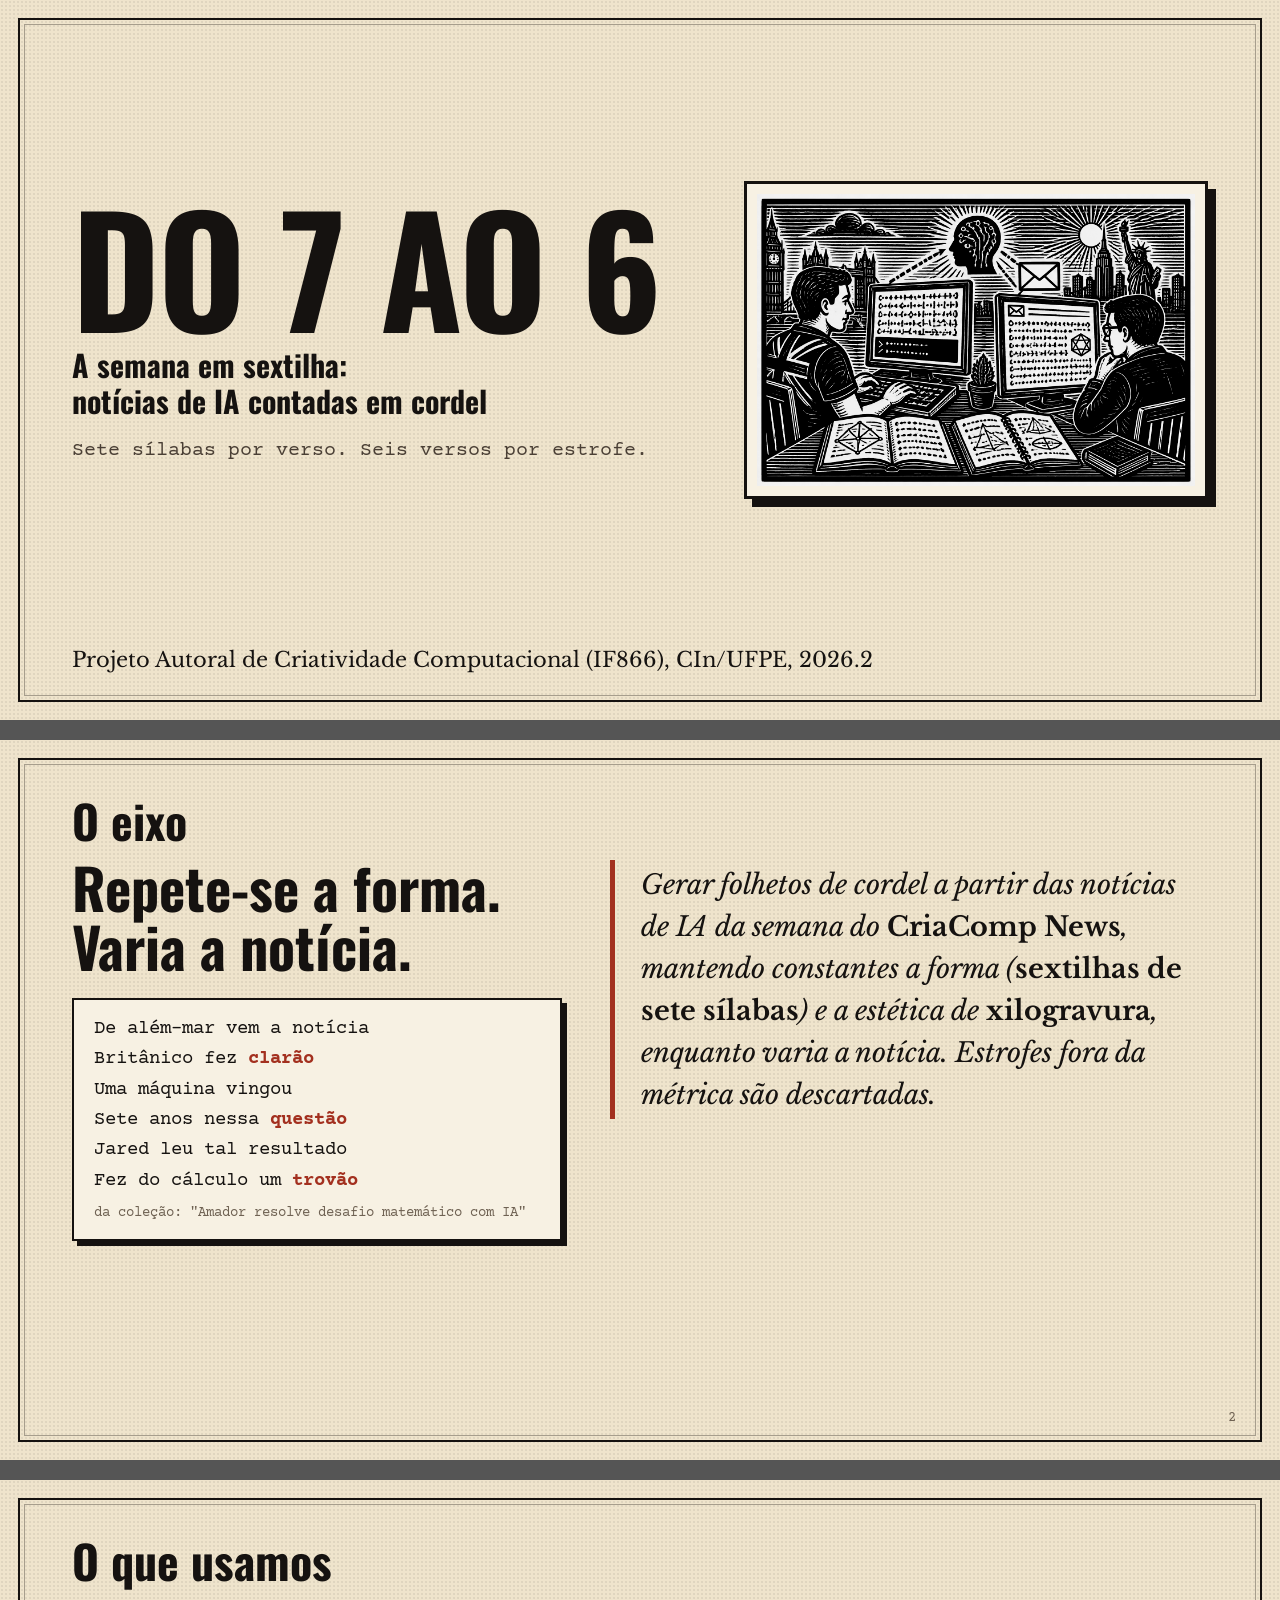
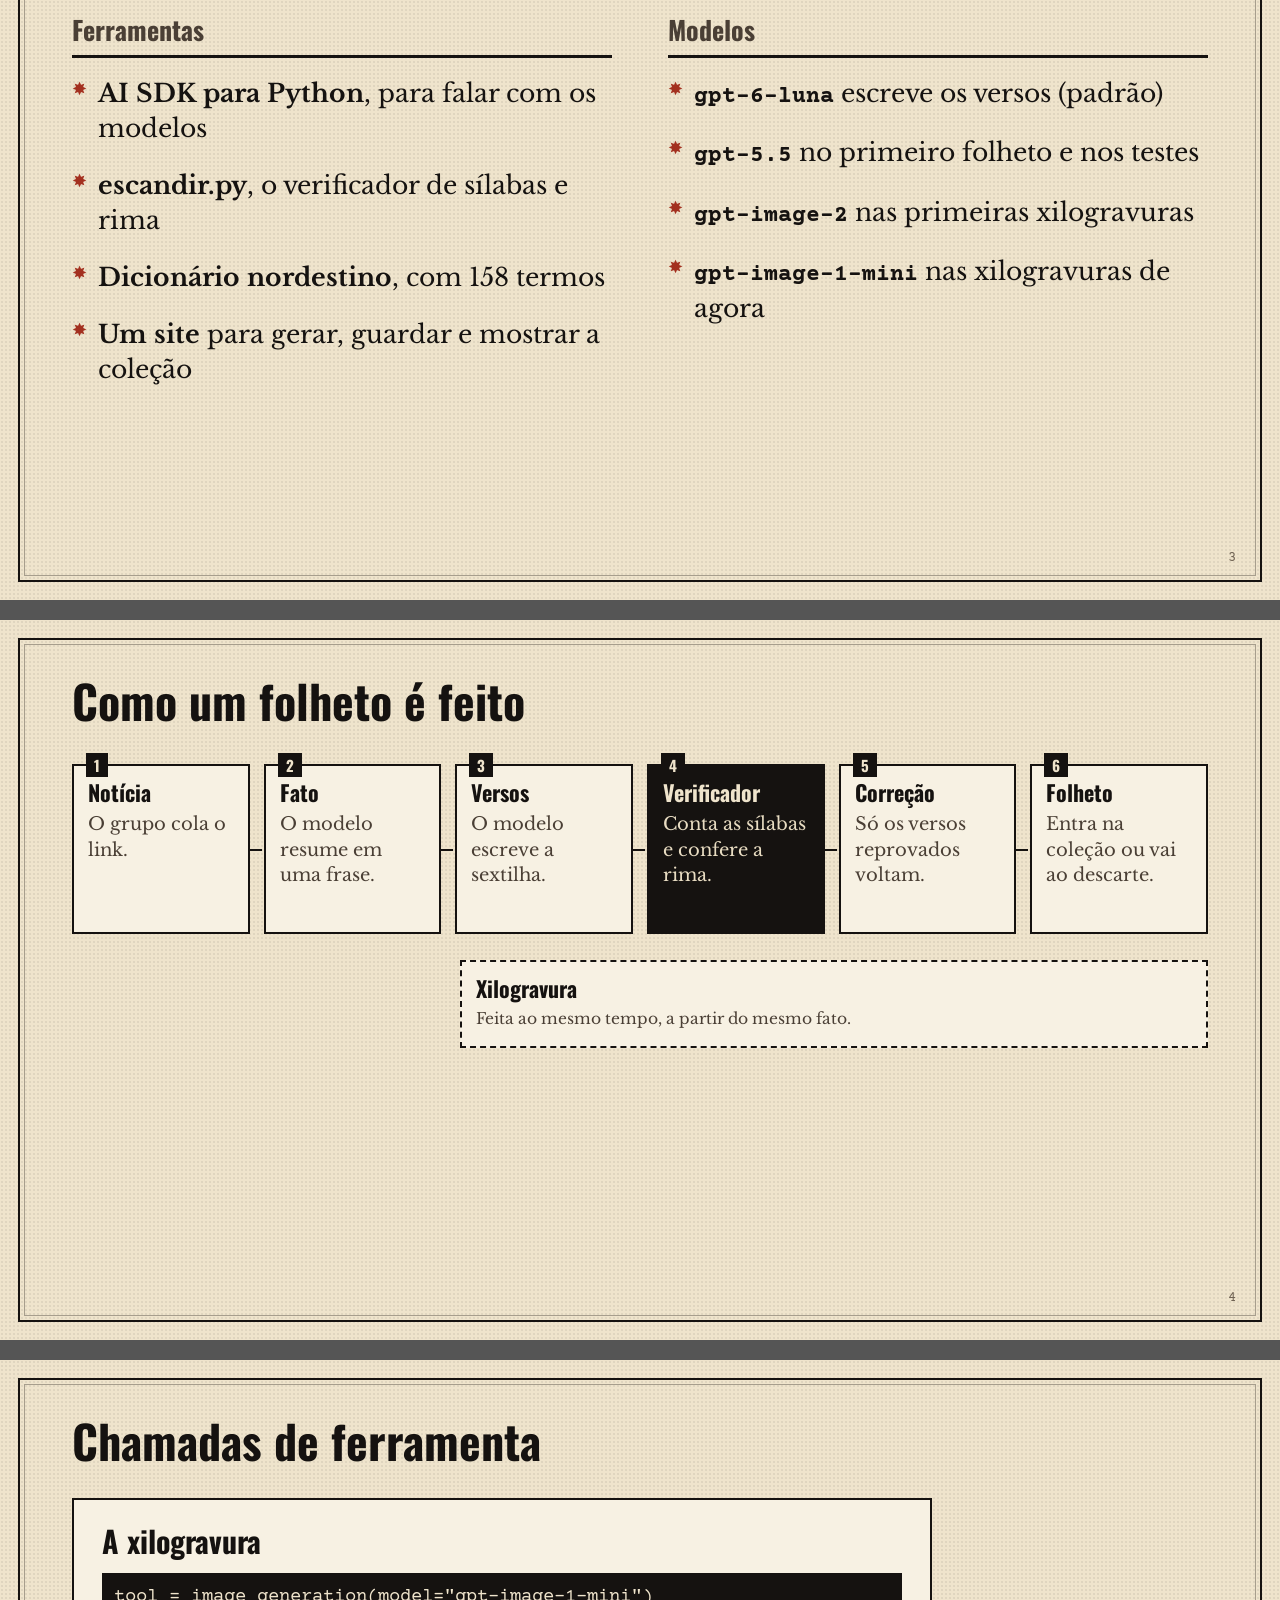
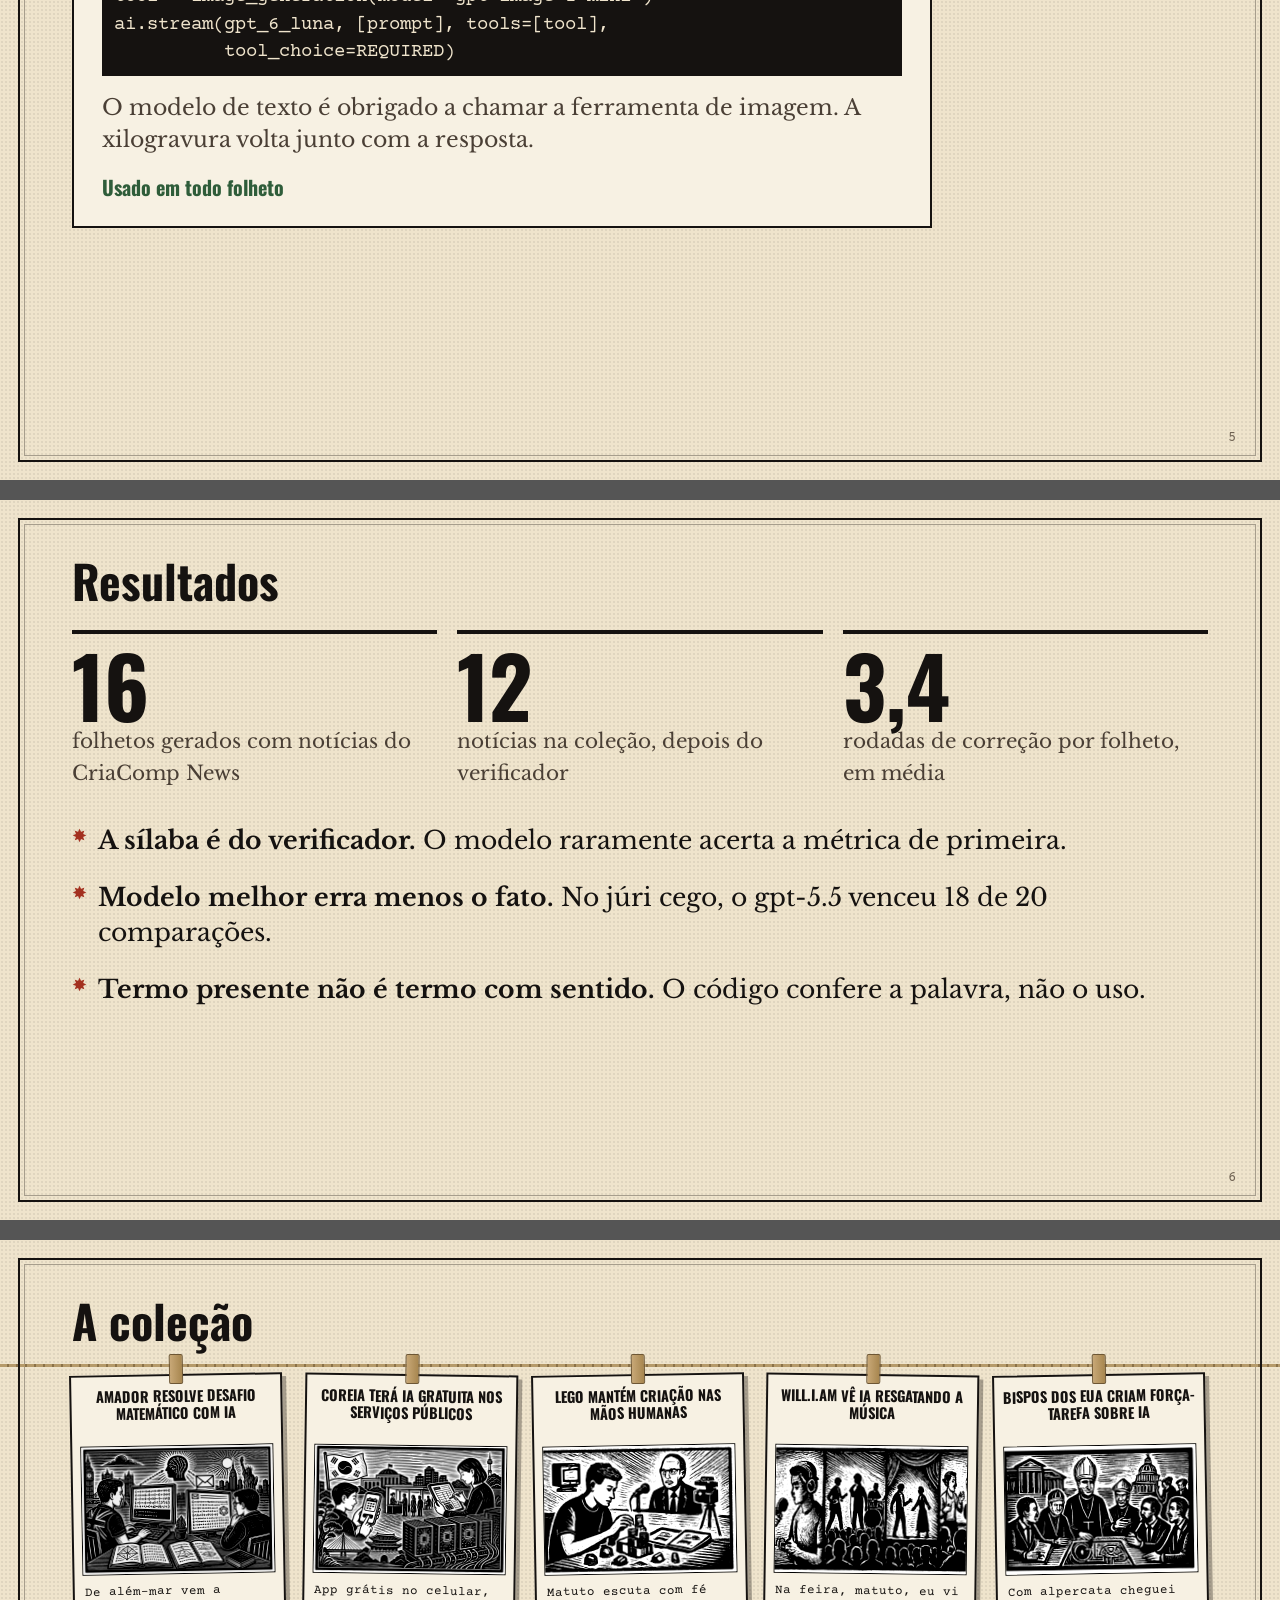
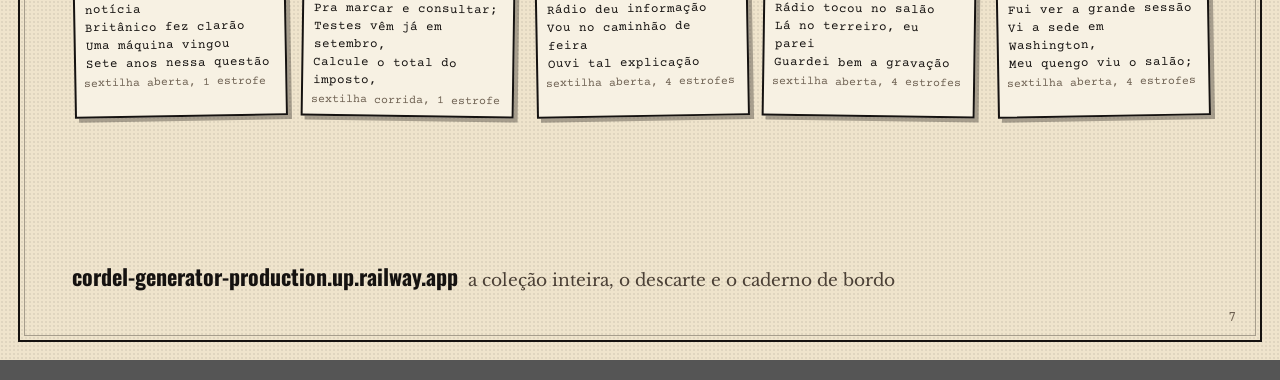
<file: apresentacao/slides.html>
<!doctype html>
<html lang="pt-BR">
<head>
<meta charset="utf-8">
<title>Do 7 ao 6: a semana em sextilha</title>
<!-- Fonte dos slides (Do7ao6.pdf). Gerar o PDF: uv run --no-project --with playwright python apresentacao/gerar_pdf.py -->
<link href="https://fonts.googleapis.com/css2?family=Oswald:wght@500;700&family=Courier+Prime:wght@400;700&family=Libre+Baskerville:ital@0;1&display=swap" rel="stylesheet">
<style>
  @page { size: 1280px 720px; margin: 0; }
  :root { --papel: #efe4cc; --folha: #f7f1e3; --tinta: #151210; --tinta-2: #4a3f35; --tinta-3: #6f6253;
          --vermelho: #a3301f; --verde: #2f5d3a; --cordao: #b59a6a; }
  * { box-sizing: border-box; }
  body { margin: 0; background: #555; }
  .slide { width: 1280px; height: 720px; position: relative; overflow: hidden; page-break-after: always;
           background: var(--papel); color: var(--tinta); padding: 56px 72px;
           background-image: radial-gradient(#1b161212 1px, transparent 1px); background-size: 4px 4px;
           font: 21px/1.5 "Libre Baskerville", Georgia, serif; margin: 0 auto 20px; }
  .slide::after { content: ""; position: absolute; inset: 18px; border: 2px solid var(--tinta); pointer-events: none; }
  .slide::before { content: ""; position: absolute; inset: 24px; border: 1px solid #15121055; pointer-events: none; }
  h1, h2 { font-family: "Oswald", sans-serif; font-weight: 700; margin: 0; }
  h2 { font-size: 46px; line-height: 1.05; margin-bottom: 8px; }
  .lide { color: var(--tinta-2); margin: 0 0 26px; font-size: 20px; }
  .num { position: absolute; right: 44px; bottom: 34px; font: 14px "Courier Prime", monospace; color: var(--tinta-3); }
  code, .mono { font-family: "Courier Prime", monospace; }
  ul { margin: 0; padding-left: 1.1em; } li { margin: 0 0 12px; }
  li::marker { color: var(--vermelho); }

  /* capa */
  .capa { display: grid; grid-template-columns: 1.15fr .85fr; gap: 44px; align-items: center; height: calc(100% - 40px); }
  .capa h1 { font-size: 150px; line-height: .88; text-transform: uppercase; letter-spacing: -2px; }
  .capa .sub { font: 700 30px/1.2 "Oswald", sans-serif; margin: 16px 0 18px; }
  .capa .medida { font: 20px "Courier Prime", monospace; color: var(--tinta-2); }
  .capa .rodape { position: absolute; left: 72px; bottom: 44px; font-size: 16px; color: var(--tinta-2); }
  .gravura { border: 3px solid var(--tinta); box-shadow: 8px 8px 0 var(--tinta); background: var(--folha); padding: 10px; }
  .gravura img { width: 100%; display: block; filter: grayscale(1) contrast(1.15); }

  /* eixo */
  .eixo { display: grid; grid-template-columns: .9fr 1.1fr; gap: 48px; align-items: start; }
  .grande { font: 700 56px/1.05 "Oswald", sans-serif; margin: 6px 0 22px; }
  .sextilha { font: 19px/1.6 "Courier Prime", monospace; background: var(--folha); border: 2px solid var(--tinta);
              padding: 14px 20px; box-shadow: 5px 5px 0 var(--tinta); }
  .sextilha b { color: var(--vermelho); font-weight: 700; }
  .sextilha small { display: block; font-size: 14px; color: var(--tinta-3); margin-top: 6px; }

  /* grades */
  .grade3 { display: grid; grid-template-columns: repeat(3, 1fr); gap: 22px 26px; }
  .peca { border-top: 3px solid var(--tinta); padding-top: 12px; }
  .peca h3 { font: 700 24px/1.15 "Oswald", sans-serif; margin: 0 0 6px; }
  .peca p { margin: 0; font-size: 17.5px; line-height: 1.45; color: var(--tinta-2); }

  /* modelos */
  .modelos { display: grid; grid-template-columns: 1.15fr .85fr; gap: 40px; }
  .modelos h3 { font: 700 22px "Oswald", sans-serif; margin: 0 0 10px; color: var(--tinta-2); }
  table { border-collapse: collapse; width: 100%; font-size: 17px; }
  td { padding: 10px 10px 10px 0; border-top: 1.5px solid #15121033; vertical-align: top; }
  td.m { font: 700 19px "Courier Prime", monospace; white-space: nowrap; }
  td.p { font: 16px "Courier Prime", monospace; white-space: nowrap; color: var(--tinta-2); }
  .tag { display: inline-block; font: 700 13px "Oswald", sans-serif; padding: 0 7px; border: 2px solid currentColor; margin-bottom: 3px; }
  .tag.usado { color: var(--verde); } .tag.teste { color: var(--vermelho); }
  .pe { position: absolute; left: 72px; right: 72px; bottom: 44px; font-size: 15px; color: var(--tinta-2); }

  /* fluxo */
  .fluxo { display: grid; grid-template-columns: repeat(6, 1fr); gap: 14px; margin-top: 18px; }
  .passo { background: var(--folha); border: 2px solid var(--tinta); padding: 14px 14px 16px; position: relative; min-height: 210px; }
  .passo:not(:last-child)::after { content: ""; position: absolute; right: -14px; top: 50%; width: 14px; height: 2px; background: var(--tinta); }
  .passo b { display: block; font: 700 22px/1.1 "Oswald", sans-serif; margin-bottom: 8px; }
  .passo span { font-size: 15.5px; line-height: 1.4; color: var(--tinta-2); display: block; }
  .passo i { position: absolute; top: -13px; left: 12px; background: var(--tinta); color: var(--papel); font: 700 15px "Oswald", sans-serif;
             font-style: normal; padding: 1px 8px; }
  .passo.chave { background: var(--tinta); color: var(--papel); } .passo.chave span { color: #e8dcc2; }
  .ramal { margin-top: 26px; display: grid; grid-template-columns: 2fr 4fr; gap: 14px; }
  .ramal .passo { min-height: 0; border-style: dashed; }

  /* tool calling */
  .tools { display: grid; grid-template-columns: repeat(3, 1fr); gap: 22px; }
  .tool { border: 2px solid var(--tinta); background: var(--folha); padding: 16px 18px; display: flex; flex-direction: column; gap: 10px; }
  .tool h3 { font: 700 23px/1.1 "Oswald", sans-serif; margin: 0; }
  .tool pre { margin: 0; font: 13.5px/1.45 "Courier Prime", monospace; background: var(--tinta); color: #efe4cc; padding: 10px 12px; white-space: pre-wrap; }
  .tool p { margin: 0; font-size: 15.5px; line-height: 1.45; color: var(--tinta-2); }
  .tool .veredito { font: 700 16px "Oswald", sans-serif; color: var(--verde); }
  .tool.fora .veredito { color: var(--vermelho); }

  /* resultados */
  .numeros { display: grid; grid-template-columns: repeat(4, 1fr); gap: 20px; margin-bottom: 28px; }
  .numeros div { border-top: 4px solid var(--tinta); padding-top: 8px; }
  .numeros b { display: block; font: 700 60px/1 "Oswald", sans-serif; }
  .numeros span { font-size: 16px; color: var(--tinta-2); }
  .achados { display: grid; grid-template-columns: 1fr 1fr; gap: 14px 36px; font-size: 17.5px; line-height: 1.45; }
  .achados p { margin: 0; } .achados b { font-family: "Oswald", sans-serif; font-size: 20px; }

  .eixo-texto { margin: 8px 0 0; font: italic 27px/1.55 "Libre Baskerville", serif; border-left: 5px solid var(--vermelho);
                padding: 4px 0 4px 26px; }
  .eixo-texto b { font-style: normal; }
  .tools.um { grid-template-columns: 1fr; max-width: 860px; margin-top: 34px; }
  .tools.um .tool { padding: 24px 28px; gap: 16px; }
  .tools.um .tool h3 { font-size: 30px; } .tools.um pre { font-size: 19px; } .tools.um .tool p { font-size: 22px; }
  .tools.um .veredito { font-size: 20px; }
  /* versão simples */
  ul.simples { list-style: none; padding: 0; }
  ul.simples li { font-size: 25px; line-height: 1.4; margin: 0 0 22px; padding-left: 26px; position: relative; }
  ul.simples li::before { content: "✸"; position: absolute; left: 0; top: 1px; color: var(--vermelho); font-size: 18px; }
  .usamos { display: grid; grid-template-columns: 1fr 1fr; gap: 56px; margin-top: 26px; }
  .usamos h3 { font: 700 26px "Oswald", sans-serif; margin: 0 0 18px; color: var(--tinta-2); border-bottom: 3px solid var(--tinta); padding-bottom: 6px; }
  .modelos-lista code { font-weight: 700; font-size: 23px; }
  .fluxo { margin-top: 40px; }
  .fluxo .passo { min-height: 170px; } .fluxo .passo span { font-size: 18px; }
  .tools.dois { grid-template-columns: 1fr 1fr; gap: 32px; margin-top: 30px; }
  .tools.dois .tool p { font-size: 19px; } .tools.dois pre { font-size: 15.5px; }
  .numeros.tres { grid-template-columns: repeat(3, 1fr); margin: 26px 0 34px; }
  .numeros.tres b { font-size: 84px; } .numeros.tres span { font-size: 20px; }
  .achados-lista li { font-size: 22px; margin-bottom: 16px; }
  /* coleção */
  .corda { position: relative; display: grid; grid-template-columns: repeat(5, 1fr); gap: 18px; margin-top: 30px; }
  .corda::before { content: ""; position: absolute; left: -72px; right: -72px; top: -10px; height: 3px;
                   background: repeating-linear-gradient(90deg, var(--cordao) 0 7px, #8a7148 7px 9px); }
  .cartaz { background: var(--folha); border: 2.5px solid var(--tinta); padding: 8px; box-shadow: 4px 4px 0 #15121055; position: relative; }
  .cartaz:nth-child(odd) { transform: rotate(-1deg); } .cartaz:nth-child(even) { transform: rotate(.8deg); }
  .cartaz::before { content: ""; position: absolute; top: -22px; left: 50%; margin-left: -6px; width: 12px; height: 28px;
                    background: linear-gradient(90deg, #c8a877, #a7864f); border: 1.5px solid #6d5634; border-radius: 2px; }
  .cartaz h4 { font: 700 14.5px/1.15 "Oswald", sans-serif; text-transform: uppercase; text-align: center; margin: 4px 0 7px; min-height: 50px; }
  .cartaz img { width: 100%; aspect-ratio: 3/2; object-fit: cover; display: block; border: 1.5px solid var(--tinta); filter: grayscale(1) contrast(1.15); }
  .cartaz p { font: 12.5px/1.45 "Courier Prime", monospace; margin: 8px 2px 2px; }
  .cartaz small { display: block; font: 11.5px "Courier Prime", monospace; color: var(--tinta-3); margin-top: 4px; }
  .link { position: absolute; left: 72px; bottom: 46px; font: 700 22px "Oswald", sans-serif; }
  .link span { font: 17px "Libre Baskerville", serif; color: var(--tinta-2); margin-left: 10px; }
</style>
</head>
<body>

<!-- 1. capa -->
<section class="slide">
  <div class="capa">
    <div>
      <h1>Do 7 ao 6</h1>
      <p class="sub">A semana em sextilha:<br>notícias de IA contadas em cordel</p>
      <p class="medida">Sete sílabas por verso. Seis versos por estrofe.</p>
    </div>
    <div class="gravura"><img src="imagens/20260928-154345-amador-resolve-desafio-matematico-com-ia.png" alt=""></div>
  </div>
  <p class="rodape">Projeto Autoral de Criatividade Computacional (IF866), CIn/UFPE, 2026.2</p>
</section>

<!-- 2. eixo -->
<section class="slide">
  <h2>O eixo</h2>
  <div class="eixo">
    <div>
      <p class="grande">Repete-se a forma.<br>Varia a notícia.</p>
      <div class="sextilha">
        De além-mar vem a notícia<br>Britânico fez <b>clarão</b><br>Uma máquina vingou<br>Sete anos nessa <b>questão</b><br>Jared leu tal resultado<br>Fez do cálculo um <b>trovão</b>
        <small>da coleção: "Amador resolve desafio matemático com IA"</small>
      </div>
    </div>
    <blockquote class="eixo-texto">Gerar folhetos de cordel a partir das notícias de IA da semana do
      <b>CriaComp News</b>, mantendo constantes a forma (<b>sextilhas de sete sílabas</b>) e a estética de
      <b>xilogravura</b>, enquanto varia a notícia. Estrofes fora da métrica são descartadas.</blockquote>
  </div>
  <span class="num">2</span>
</section>

<!-- 3. o que usamos -->
<section class="slide">
  <h2>O que usamos</h2>
  <div class="usamos">
    <div>
      <h3>Ferramentas</h3>
      <ul class="simples">
        <li><b>AI SDK para Python</b>, para falar com os modelos</li>
        <li><b>escandir.py</b>, o verificador de sílabas e rima</li>
        <li><b>Dicionário nordestino</b>, com 158 termos</li>
        <li><b>Um site</b> para gerar, guardar e mostrar a coleção</li>
      </ul>
    </div>
    <div>
      <h3>Modelos</h3>
      <ul class="simples modelos-lista">
        <li><code>gpt-6-luna</code> escreve os versos (padrão)</li>
        <li><code>gpt-5.5</code> no primeiro folheto e nos testes</li>
        <li><code>gpt-image-2</code> nas primeiras xilogravuras</li>
        <li><code>gpt-image-1-mini</code> nas xilogravuras de agora</li>
      </ul>
    </div>
  </div>
  <span class="num">3</span>
</section>

<!-- 4. como é feito -->
<section class="slide">
  <h2>Como um folheto é feito</h2>
  <div class="fluxo">
    <div class="passo"><i>1</i><b>Notícia</b><span>O grupo cola o link.</span></div>
    <div class="passo"><i>2</i><b>Fato</b><span>O modelo resume em uma frase.</span></div>
    <div class="passo"><i>3</i><b>Versos</b><span>O modelo escreve a sextilha.</span></div>
    <div class="passo chave"><i>4</i><b>Verificador</b><span>Conta as sílabas e confere a rima.</span></div>
    <div class="passo"><i>5</i><b>Correção</b><span>Só os versos reprovados voltam.</span></div>
    <div class="passo"><i>6</i><b>Folheto</b><span>Entra na coleção ou vai ao descarte.</span></div>
  </div>
  <div class="ramal">
    <div></div>
    <div class="passo"><b>Xilogravura</b><span>Feita ao mesmo tempo, a partir do mesmo fato.</span></div>
  </div>
  <span class="num">4</span>
</section>

<!-- 5. tool calling -->
<section class="slide">
  <h2>Chamadas de ferramenta</h2>
  <div class="tools um">
    <div class="tool">
      <h3>A xilogravura</h3>
<pre>tool = image_generation(model="gpt-image-1-mini")
ai.stream(gpt_6_luna, [prompt], tools=[tool],
          tool_choice=REQUIRED)</pre>
      <p>O modelo de texto é obrigado a chamar a ferramenta de imagem. A xilogravura volta junto com a resposta.</p>
      <span class="veredito">Usado em todo folheto</span>
    </div>
  </div>
  <span class="num">5</span>
</section>

<!-- 6. resultados -->
<section class="slide">
  <h2>Resultados</h2>
  <div class="numeros tres">
    <div><b>16</b><span>folhetos gerados com notícias do CriaComp News</span></div>
    <div><b>12</b><span>notícias na coleção, depois do verificador</span></div>
    <div><b>3,4</b><span>rodadas de correção por folheto, em média</span></div>
  </div>
  <ul class="simples achados-lista">
    <li><b>A sílaba é do verificador.</b> O modelo raramente acerta a métrica de primeira.</li>
    <li><b>Modelo melhor erra menos o fato.</b> No júri cego, o gpt-5.5 venceu 18 de 20 comparações.</li>
    <li><b>Termo presente não é termo com sentido.</b> O código confere a palavra, não o uso.</li>
  </ul>
  <span class="num">6</span>
</section>

<!-- 8. coleção -->
<section class="slide">
  <h2>A coleção</h2>
  <div class="corda" id="corda"></div>
  <p class="link">cordel-generator-production.up.railway.app<span>a coleção inteira, o descarte e o caderno de bordo</span></p>
  <span class="num">7</span>
</section>

<script>
// os cartazes vêm de imagens/colecao.json (textos da coleção pública do site)
const TIPOS = { aberta: "sextilha aberta", solta: "sextilha solta", corrida: "sextilha corrida", desencontrada: "sextilha desencontrada" };
fetch("imagens/colecao.json").then((r) => r.json()).then((itens) => {
  document.getElementById("corda").innerHTML = itens.map((f) => `<div class="cartaz">
      <h4>${f.manchete}</h4><img src="imagens/${f.id}.png" alt="">
      <p>${f.estrofe.slice(0, 4).join("<br>")}</p>
      <small>${TIPOS[f.forma] ?? "sextilha"}, ${f.n} ${f.n === 1 ? "estrofe" : "estrofes"}</small></div>`).join("");
  document.body.dataset.pronto = "1";
});
</script>
</body>
</html>
</file>
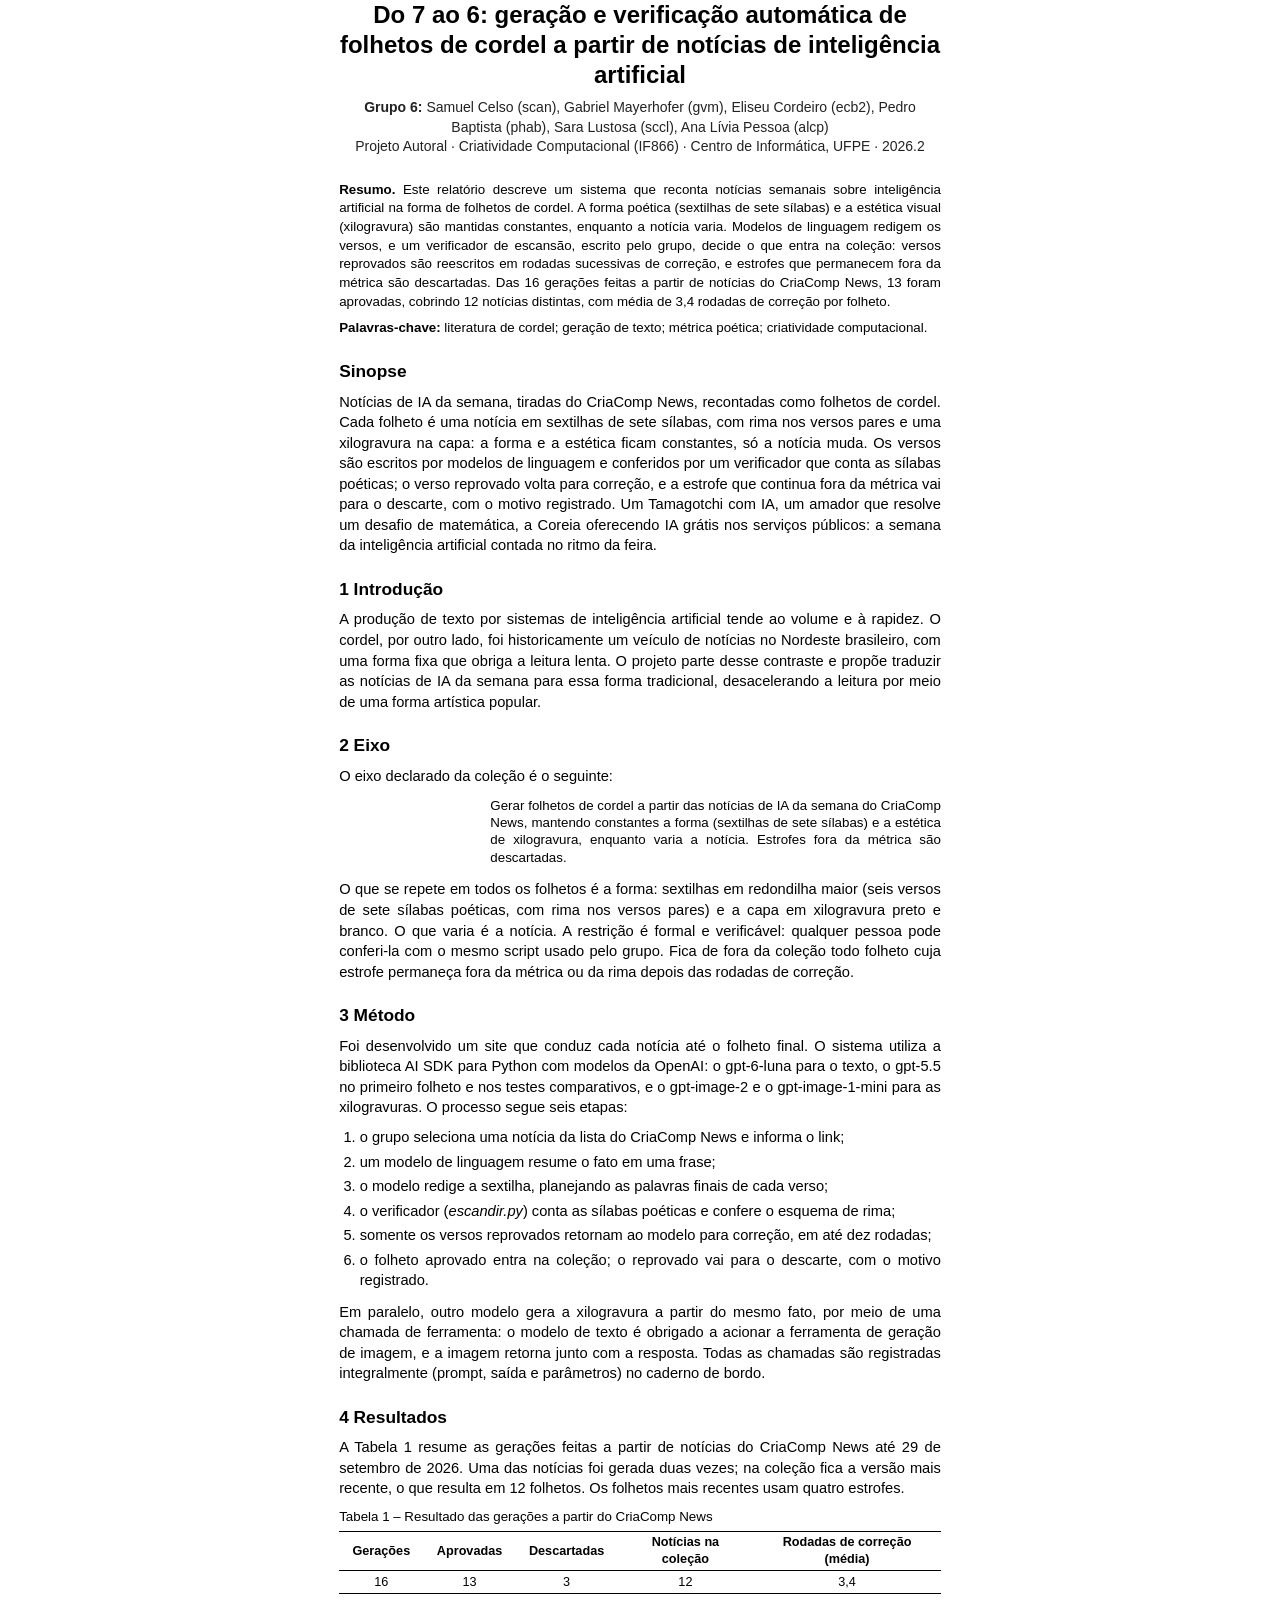
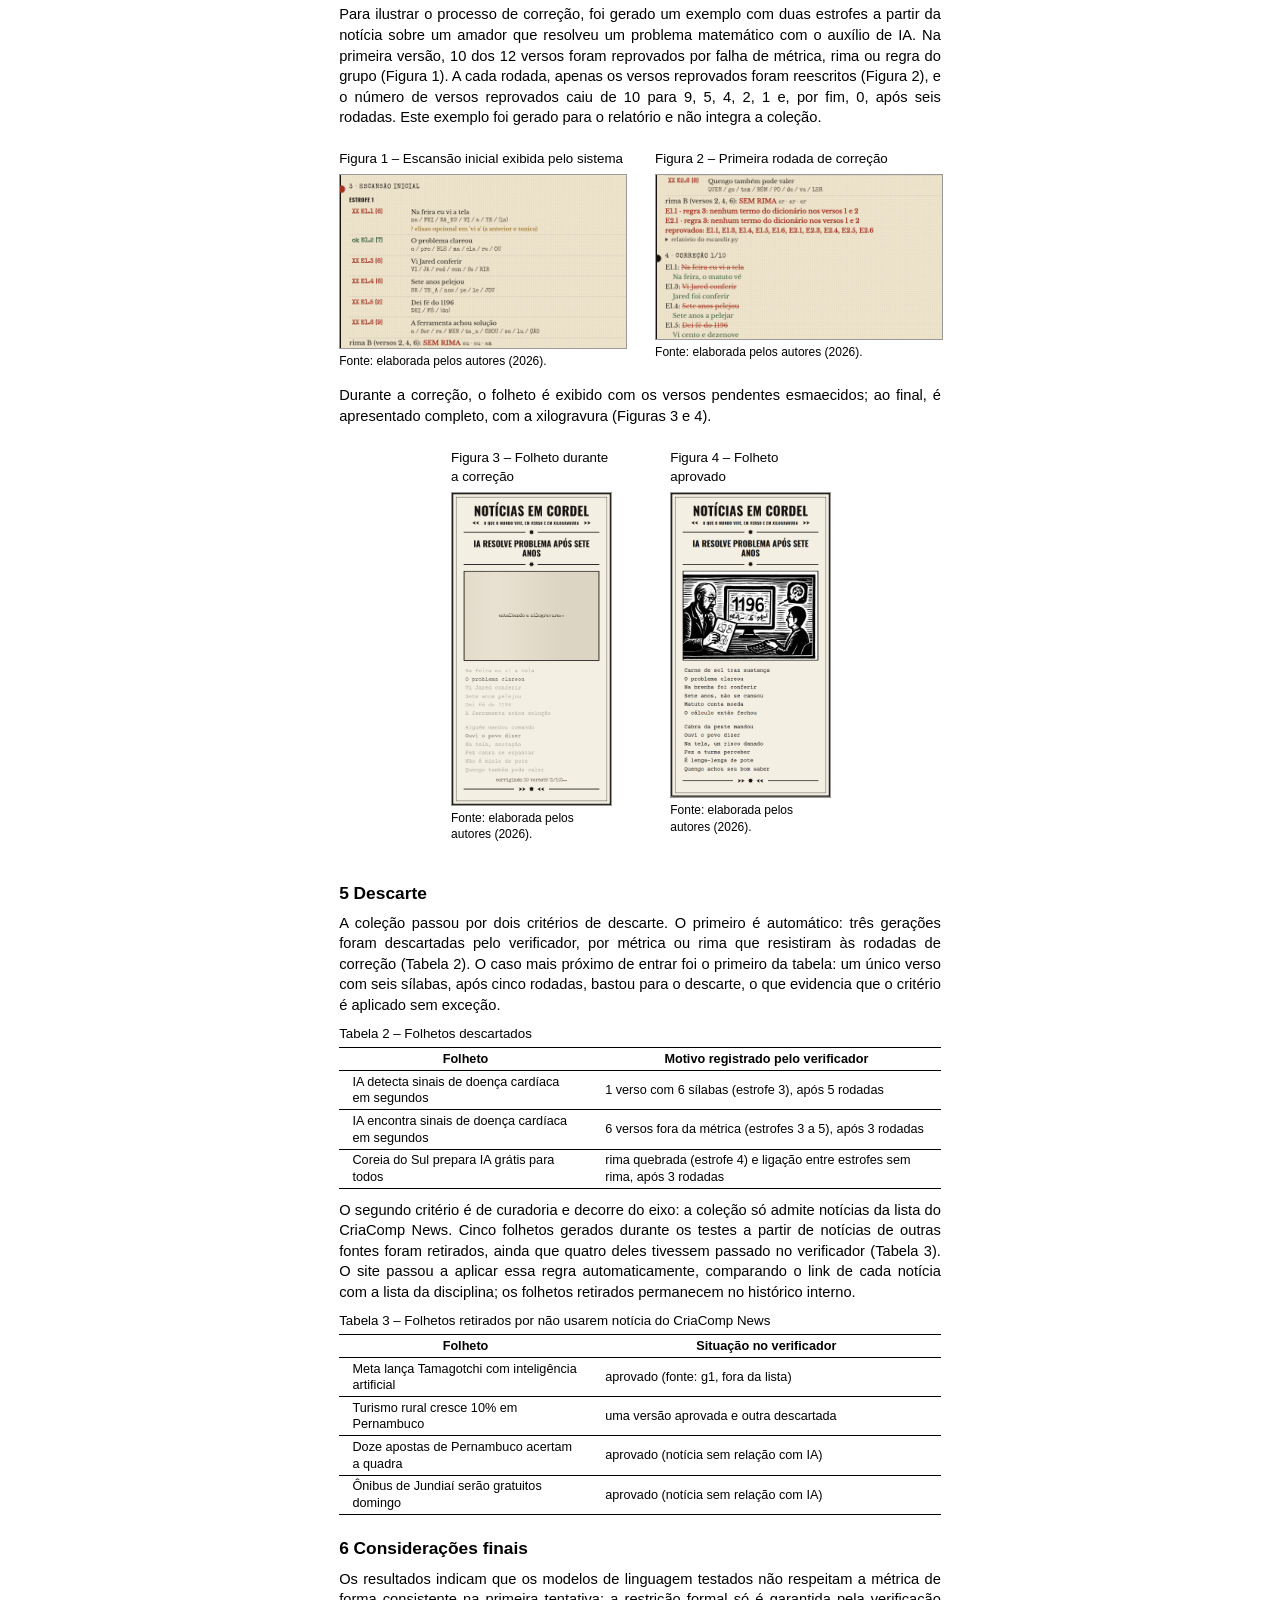
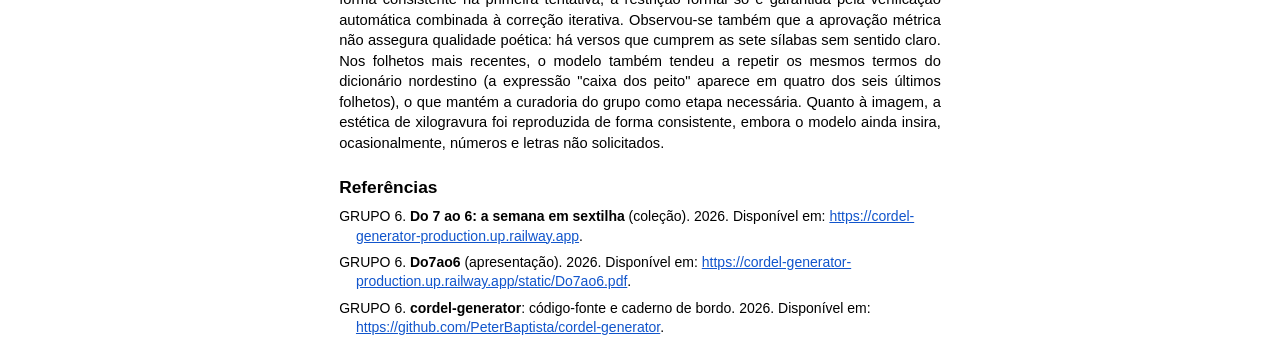
<file: relatorio/relatorio.html>
<!doctype html>
<html lang="pt-BR">
<head>
<meta charset="utf-8">
<title>Do 7 ao 6: relatório</title>
<!-- Gerar o PDF: uv run --no-project --with playwright python relatorio/gerar_pdf.py -->
<style>
  /* aparência de documento do Google Docs: página branca, Arial 11, margens de 2,54 cm */
  body { margin: 0; background: #fff; color: #000; font: 11pt/1.4 Arial, "Liberation Sans", Helvetica, sans-serif; }
  .doc { max-width: 159.2mm; margin: 0 auto; }
  h1 { font-size: 18pt; line-height: 1.25; text-align: center; margin: 0 0 6pt; font-weight: bold; }
  .autoria { text-align: center; font-size: 10.5pt; margin: 0 0 18pt; color: #222; }
  h2 { font-size: 13pt; margin: 16pt 0 6pt; font-weight: bold; break-after: avoid; }
  p { margin: 0 0 7pt; text-align: justify; hyphens: auto; }
  .resumo { font-size: 10pt; line-height: 1.4; margin: 0 0 6pt; }
  .resumo b { font-weight: bold; }
  .chave { font-size: 10pt; margin-bottom: 14pt; }
  blockquote { margin: 8pt 0 10pt 4cm; font-size: 10pt; line-height: 1.3; text-align: justify; }
  ol.etapas { margin: 0 0 8pt; padding-left: 1.4em; } ol.etapas li { margin-bottom: 3pt; text-align: justify; }
  figure { margin: 10pt 0 12pt; break-inside: avoid; }
  figure .legenda { font-size: 10pt; margin: 0 0 4pt; text-align: left; }
  figure img { display: block; width: 100%; border: 0.5pt solid #999; }
  figure .fonte { font-size: 9pt; margin: 3pt 0 0; text-align: left; }
  .lado { display: grid; grid-template-columns: 1fr 1fr; gap: 8mm; break-inside: avoid; }
  .lado.estreito { grid-template-columns: 42mm 42mm; justify-content: center; gap: 16mm; }
  table { border-collapse: collapse; margin: 5pt auto 8pt; font-size: 9.5pt; line-height: 1.3; break-inside: avoid; }
  caption { caption-side: top; font-size: 10pt; text-align: left; margin-bottom: 4pt; }
  th, td { border-top: 0.75pt solid #000; border-bottom: 0.75pt solid #000; padding: 2pt 10pt; text-align: center; }
  th { font-weight: bold; }
  table.descartes td { text-align: left; } table.descartes td:first-child { width: 42%; }
  a { color: #1155cc; }
  .refs p { text-align: left; padding-left: 1.2em; text-indent: -1.2em; margin-bottom: 5pt; font-size: 10.5pt; }
</style>
</head>
<body>
<div class="doc">

<h1>Do 7 ao 6: geração e verificação automática de folhetos de cordel a partir de notícias de inteligência artificial</h1>
<p class="autoria"><b>Grupo 6:</b> Samuel Celso (scan), Gabriel Mayerhofer (gvm), Eliseu Cordeiro (ecb2),
  Pedro Baptista (phab), Sara Lustosa (sccl), Ana Lívia Pessoa (alcp)<br>
  Projeto Autoral · Criatividade Computacional (IF866) · Centro de Informática, UFPE · 2026.2</p>

<p class="resumo"><b>Resumo.</b> Este relatório descreve um sistema que reconta notícias semanais sobre inteligência
  artificial na forma de folhetos de cordel. A forma poética (sextilhas de sete sílabas) e a estética visual
  (xilogravura) são mantidas constantes, enquanto a notícia varia. Modelos de linguagem redigem os versos, e um
  verificador de escansão, escrito pelo grupo, decide o que entra na coleção: versos reprovados são reescritos em
  rodadas sucessivas de correção, e estrofes que permanecem fora da métrica são descartadas. Das 16 gerações feitas
  a partir de notícias do CriaComp News, 13 foram aprovadas, cobrindo 12 notícias distintas, com média de 3,4 rodadas
  de correção por folheto.</p>
<p class="chave"><b>Palavras-chave:</b> literatura de cordel; geração de texto; métrica poética; criatividade computacional.</p>

<h2>Sinopse</h2>
<p>Notícias de IA da semana, tiradas do CriaComp News, recontadas como folhetos de cordel. Cada folheto é uma notícia
  em sextilhas de sete sílabas, com rima nos versos pares e uma xilogravura na capa: a forma e a estética ficam
  constantes, só a notícia muda. Os versos são escritos por modelos de linguagem e conferidos por um verificador que
  conta as sílabas poéticas; o verso reprovado volta para correção, e a estrofe que continua fora da métrica vai para
  o descarte, com o motivo registrado. Um Tamagotchi com IA, um amador que resolve um desafio de matemática, a Coreia
  oferecendo IA grátis nos serviços públicos: a semana da inteligência artificial contada no ritmo da feira.</p>

<h2>1 Introdução</h2>
<p>A produção de texto por sistemas de inteligência artificial tende ao volume e à rapidez. O cordel, por outro lado,
  foi historicamente um veículo de notícias no Nordeste brasileiro, com uma forma fixa que obriga a leitura lenta.
  O projeto parte desse contraste e propõe traduzir as notícias de IA da semana para essa forma tradicional,
  desacelerando a leitura por meio de uma forma artística popular.</p>

<h2>2 Eixo</h2>
<p>O eixo declarado da coleção é o seguinte:</p>
<blockquote>Gerar folhetos de cordel a partir das notícias de IA da semana do CriaComp News, mantendo constantes a
  forma (sextilhas de sete sílabas) e a estética de xilogravura, enquanto varia a notícia. Estrofes fora da métrica
  são descartadas.</blockquote>
<p>O que se repete em todos os folhetos é a forma: sextilhas em redondilha maior (seis versos de sete sílabas
  poéticas, com rima nos versos pares) e a capa em xilogravura preto e branco. O que varia é a notícia. A restrição é
  formal e verificável: qualquer pessoa pode conferi-la com o mesmo script usado pelo grupo. Fica de fora da coleção
  todo folheto cuja estrofe permaneça fora da métrica ou da rima depois das rodadas de correção.</p>

<h2>3 Método</h2>
<p>Foi desenvolvido um site que conduz cada notícia até o folheto final. O sistema utiliza a biblioteca AI SDK para
  Python com modelos da OpenAI: o gpt-6-luna para o texto, o gpt-5.5 no primeiro folheto e nos testes comparativos,
  e o gpt-image-2 e o gpt-image-1-mini para as xilogravuras. O processo segue seis etapas:</p>
<ol class="etapas">
  <li>o grupo seleciona uma notícia da lista do CriaComp News e informa o link;</li>
  <li>um modelo de linguagem resume o fato em uma frase;</li>
  <li>o modelo redige a sextilha, planejando as palavras finais de cada verso;</li>
  <li>o verificador (<i>escandir.py</i>) conta as sílabas poéticas e confere o esquema de rima;</li>
  <li>somente os versos reprovados retornam ao modelo para correção, em até dez rodadas;</li>
  <li>o folheto aprovado entra na coleção; o reprovado vai para o descarte, com o motivo registrado.</li>
</ol>
<p>Em paralelo, outro modelo gera a xilogravura a partir do mesmo fato, por meio de uma chamada de ferramenta: o modelo
  de texto é obrigado a acionar a ferramenta de geração de imagem, e a imagem retorna junto com a resposta. Todas as
  chamadas são registradas integralmente (prompt, saída e parâmetros) no caderno de bordo.</p>

<h2>4 Resultados</h2>
<p>A Tabela 1 resume as gerações feitas a partir de notícias do CriaComp News até 29 de setembro de 2026. Uma das
  notícias foi gerada duas vezes; na coleção fica a versão mais recente, o que resulta em 12 folhetos. Os folhetos
  mais recentes usam quatro estrofes.</p>
<table>
  <caption>Tabela 1 – Resultado das gerações a partir do CriaComp News</caption>
  <tr><th>Gerações</th><th>Aprovadas</th><th>Descartadas</th><th>Notícias na coleção</th><th>Rodadas de correção (média)</th></tr>
  <tr><td>16</td><td>13</td><td>3</td><td>12</td><td>3,4</td></tr>
</table>
<p>Para ilustrar o processo de correção, foi gerado um exemplo com duas estrofes a partir da notícia sobre um amador
  que resolveu um problema matemático com o auxílio de IA. Na primeira versão, 10 dos 12 versos foram reprovados por
  falha de métrica, rima ou regra do grupo (Figura 1). A cada rodada, apenas os versos reprovados foram reescritos
  (Figura 2), e o número de versos reprovados caiu de 10 para 9, 5, 4, 2, 1 e, por fim, 0, após seis rodadas. Este
  exemplo foi gerado para o relatório e não integra a coleção.</p>

<div class="lado">
  <figure>
    <p class="legenda">Figura 1 – Escansão inicial exibida pelo sistema</p>
    <img src="imagens/2-escansao.png" alt="">
    <p class="fonte">Fonte: elaborada pelos autores (2026).</p>
  </figure>
  <figure>
    <p class="legenda">Figura 2 – Primeira rodada de correção</p>
    <img src="imagens/4-correcao.png" alt="">
    <p class="fonte">Fonte: elaborada pelos autores (2026).</p>
  </figure>
</div>

<p>Durante a correção, o folheto é exibido com os versos pendentes esmaecidos; ao final, é apresentado completo, com a
  xilogravura (Figuras 3 e 4).</p>

<div class="lado estreito">
  <figure>
    <p class="legenda">Figura 3 – Folheto durante a correção</p>
    <img src="imagens/1-cartaz-corrigindo.png" alt="">
    <p class="fonte">Fonte: elaborada pelos autores (2026).</p>
  </figure>
  <figure>
    <p class="legenda">Figura 4 – Folheto aprovado</p>
    <img src="imagens/3-folheto-pronto.png" alt="">
    <p class="fonte">Fonte: elaborada pelos autores (2026).</p>
  </figure>
</div>

<h2>5 Descarte</h2>
<p>A coleção passou por dois critérios de descarte. O primeiro é automático: três gerações foram descartadas pelo
  verificador, por métrica ou rima que resistiram às rodadas de correção (Tabela 2). O caso mais próximo de entrar foi o
  primeiro da tabela: um único verso com seis sílabas, após cinco rodadas, bastou para o descarte, o que evidencia que o
  critério é aplicado sem exceção.</p>
<table class="descartes">
  <caption>Tabela 2 – Folhetos descartados</caption>
  <tr><th>Folheto</th><th>Motivo registrado pelo verificador</th></tr>
  <tr><td>IA detecta sinais de doença cardíaca em segundos</td><td>1 verso com 6 sílabas (estrofe 3), após 5 rodadas</td></tr>
  <tr><td>IA encontra sinais de doença cardíaca em segundos</td><td>6 versos fora da métrica (estrofes 3 a 5), após 3 rodadas</td></tr>
  <tr><td>Coreia do Sul prepara IA grátis para todos</td><td>rima quebrada (estrofe 4) e ligação entre estrofes sem rima, após 3 rodadas</td></tr>
</table>
<p>O segundo critério é de curadoria e decorre do eixo: a coleção só admite notícias da lista do CriaComp News. Cinco
  folhetos gerados durante os testes a partir de notícias de outras fontes foram retirados, ainda que quatro deles
  tivessem passado no verificador (Tabela 3). O site passou a aplicar essa regra automaticamente, comparando o link de
  cada notícia com a lista da disciplina; os folhetos retirados permanecem no histórico interno.</p>
<table class="descartes">
  <caption>Tabela 3 – Folhetos retirados por não usarem notícia do CriaComp News</caption>
  <tr><th>Folheto</th><th>Situação no verificador</th></tr>
  <tr><td>Meta lança Tamagotchi com inteligência artificial</td><td>aprovado (fonte: g1, fora da lista)</td></tr>
  <tr><td>Turismo rural cresce 10% em Pernambuco</td><td>uma versão aprovada e outra descartada</td></tr>
  <tr><td>Doze apostas de Pernambuco acertam a quadra</td><td>aprovado (notícia sem relação com IA)</td></tr>
  <tr><td>Ônibus de Jundiaí serão gratuitos domingo</td><td>aprovado (notícia sem relação com IA)</td></tr>
</table>

<h2>6 Considerações finais</h2>
<p>Os resultados indicam que os modelos de linguagem testados não respeitam a métrica de forma consistente na primeira
  tentativa; a restrição formal só é garantida pela verificação automática combinada à correção iterativa. Observou-se
  também que a aprovação métrica não assegura qualidade poética: há versos que cumprem as sete sílabas sem sentido
  claro. Nos folhetos mais recentes, o modelo também tendeu a repetir os mesmos termos do dicionário nordestino
  (a expressão "caixa dos peito" aparece em quatro dos seis últimos folhetos), o que mantém a curadoria do grupo
  como etapa necessária. Quanto à imagem, a estética de xilogravura foi
  reproduzida de forma consistente, embora o modelo ainda insira, ocasionalmente, números e letras não solicitados.</p>

<h2>Referências</h2>
<div class="refs">
  <p>GRUPO 6. <b>Do 7 ao 6: a semana em sextilha</b> (coleção). 2026. Disponível em:
    <a href="https://cordel-generator-production.up.railway.app">https://cordel-generator-production.up.railway.app</a>.</p>
  <p>GRUPO 6. <b>Do7ao6</b> (apresentação). 2026. Disponível em:
    <a href="https://cordel-generator-production.up.railway.app/static/Do7ao6.pdf">https://cordel-generator-production.up.railway.app/static/Do7ao6.pdf</a>.</p>
  <p>GRUPO 6. <b>cordel-generator</b>: código-fonte e caderno de bordo. 2026. Disponível em:
    <a href="https://github.com/PeterBaptista/cordel-generator">https://github.com/PeterBaptista/cordel-generator</a>.</p>
</div>

</div>
<script>document.body.dataset.pronto = "1";</script>
</body>
</html>
</file>
